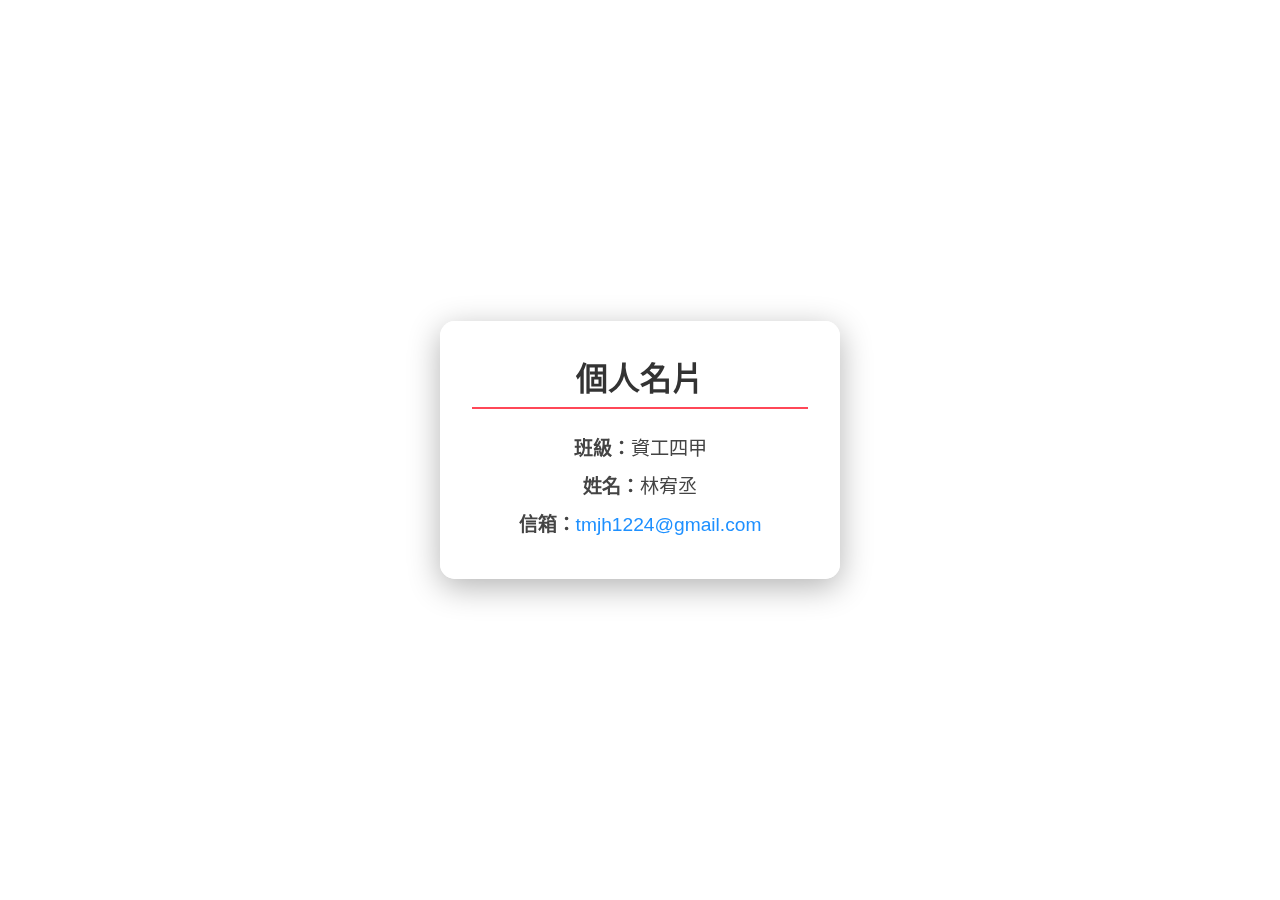
<file: index.html>
<!DOCTYPE html>
<html lang="zh-TW">
<head>
    <meta charset="UTF-8">
    <meta name="viewport" content="width=device-width, initial-scale=1.0">
    <title>林宥丞的個人名片</title>
    <link rel="stylesheet" href="color.css">
</head>
<body>
    <div class="video-container">
        <video autoplay muted loop playsinline id="bg-video">
            <source src="https://media.tenor.com/9Z5KH05YJroAAAPo/clara-dance-clara-shikanoko.mp4" type="video/mp4">
            您的瀏覽器不支援 HTML5 影片。
        </video>
    </div>

    <div class="profile-card">
        <h1>個人名片</h1>
        <div class="info">
            <p><strong>班級：</strong>資工四甲</p>
            <p><strong>姓名：</strong>林宥丞</p>
            <p><strong>信箱：</strong><a href="mailto:tmjh1224@gmail.com">tmjh1224@gmail.com</a></p>
        </div>
    </div>
</body>
</html>
</file>
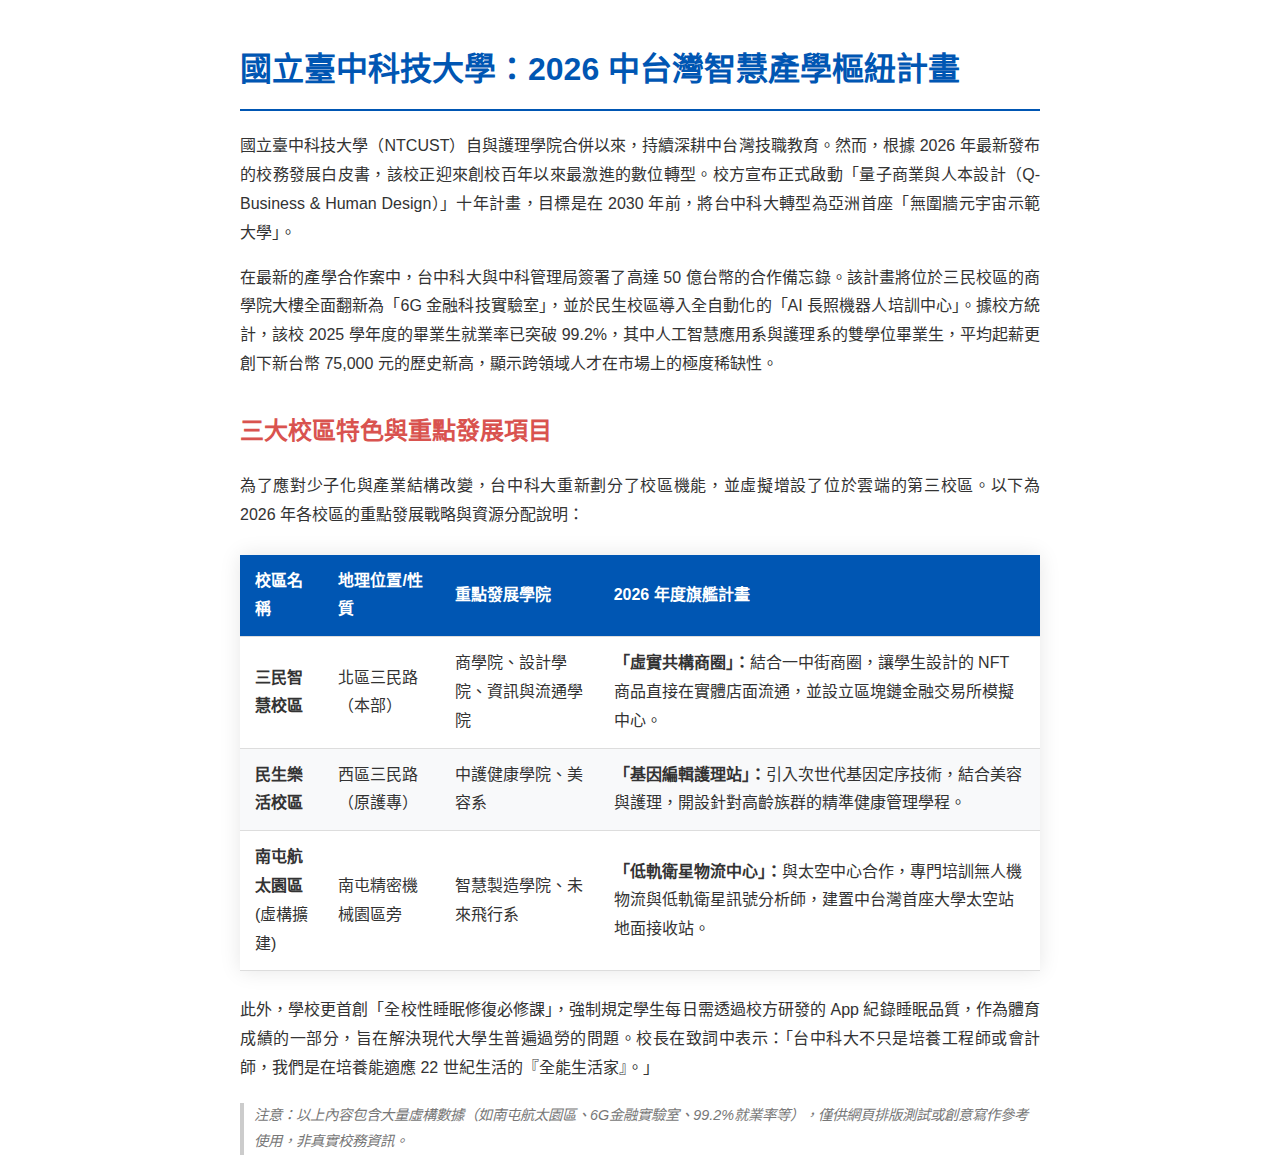
<file: CW/02/table_html.html>
<!DOCTYPE html>
<html lang="zh-TW">
<head>
    <meta charset="UTF-8">
    <meta name="viewport" content="width=device-width, initial-scale=1.0">
    <title>國立臺中科技大學 2026 年度創新發展報告（虛構資料）</title>
    <style>
        body {
            font-family: "Microsoft JhengHei", Arial, sans-serif;
            line-height: 1.8;
            color: #333;
            max-width: 800px;
            margin: 0 auto;
            padding: 20px;
        }
        h1 {
            color: #0056b3;
            border-bottom: 2px solid #0056b3;
            padding-bottom: 10px;
        }
        h2 {
            color: #d9534f;
            margin-top: 30px;
        }
        p {
            margin-bottom: 15px;
            text-align: justify;
        }
        table {
            width: 100%;
            border-collapse: collapse;
            margin: 25px 0;
            box-shadow: 0 0 20px rgba(0, 0, 0, 0.1);
        }
        th, td {
            padding: 12px 15px;
            text-align: left;
            border-bottom: 1px solid #ddd;
        }
        th {
            background-color: #0056b3;
            color: #ffffff;
            font-weight: bold;
        }
        tr:nth-child(even) {
            background-color: #f8f9fa;
        }
        tr:hover {
            background-color: #f1f1f1;
        }
        .note {
            font-size: 0.9em;
            color: #777;
            font-style: italic;
            border-left: 4px solid #ccc;
            padding-left: 10px;
            margin-top: 20px;
        }
    </style>
</head>
<body>

    <h1>國立臺中科技大學：2026 中台灣智慧產學樞紐計畫</h1>

    <p>
        國立臺中科技大學（NTCUST）自與護理學院合併以來，持續深耕中台灣技職教育。然而，根據 2026 年最新發布的校務發展白皮書，該校正迎來創校百年以來最激進的數位轉型。校方宣布正式啟動「量子商業與人本設計（Q-Business & Human Design）」十年計畫，目標是在 2030 年前，將台中科大轉型為亞洲首座「無圍牆元宇宙示範大學」。
    </p>

    <p>
        在最新的產學合作案中，台中科大與中科管理局簽署了高達 50 億台幣的合作備忘錄。該計畫將位於三民校區的商學院大樓全面翻新為「6G 金融科技實驗室」，並於民生校區導入全自動化的「AI 長照機器人培訓中心」。據校方統計，該校 2025 學年度的畢業生就業率已突破 99.2%，其中人工智慧應用系與護理系的雙學位畢業生，平均起薪更創下新台幣 75,000 元的歷史新高，顯示跨領域人才在市場上的極度稀缺性。
    </p>

    <h2>三大校區特色與重點發展項目</h2>
    <p>
        為了應對少子化與產業結構改變，台中科大重新劃分了校區機能，並虛擬增設了位於雲端的第三校區。以下為 2026 年各校區的重點發展戰略與資源分配說明：
    </p>

    <table>
        <thead>
            <tr>
                <th>校區名稱</th>
                <th>地理位置/性質</th>
                <th>重點發展學院</th>
                <th>2026 年度旗艦計畫</th>
            </tr>
        </thead>
        <tbody>
            <tr>
                <td><strong>三民智慧校區</strong></td>
                <td>北區三民路（本部）</td>
                <td>商學院、設計學院、資訊與流通學院</td>
                <td><strong>「虛實共構商圈」：</strong>結合一中街商圈，讓學生設計的 NFT 商品直接在實體店面流通，並設立區塊鏈金融交易所模擬中心。</td>
            </tr>
            <tr>
                <td><strong>民生樂活校區</strong></td>
                <td>西區三民路（原護專）</td>
                <td>中護健康學院、美容系</td>
                <td><strong>「基因編輯護理站」：</strong>引入次世代基因定序技術，結合美容與護理，開設針對高齡族群的精準健康管理學程。</td>
            </tr>
            <tr>
                <td><strong>南屯航太園區</strong><br>(虛構擴建)</td>
                <td>南屯精密機械園區旁</td>
                <td>智慧製造學院、未來飛行系</td>
                <td><strong>「低軌衛星物流中心」：</strong>與太空中心合作，專門培訓無人機物流與低軌衛星訊號分析師，建置中台灣首座大學太空站地面接收站。</td>
            </tr>
        </tbody>
    </table>

    <p>
        此外，學校更首創「全校性睡眠修復必修課」，強制規定學生每日需透過校方研發的 App 紀錄睡眠品質，作為體育成績的一部分，旨在解決現代大學生普遍過勞的問題。校長在致詞中表示：「台中科大不只是培養工程師或會計師，我們是在培養能適應 22 世紀生活的『全能生活家』。」
    </p>

    <div class="note">
        注意：以上內容包含大量虛構數據（如南屯航太園區、6G金融實驗室、99.2%就業率等），僅供網頁排版測試或創意寫作參考使用，非真實校務資訊。
    </div>

</body>
</html>
</file>
<file: color.css>
/* 基本設定 */
* {
    margin: 0;
    padding: 0;
    box-sizing: border-box;
}

body, html {
    height: 100%;
    font-family: "Microsoft JhengHei", sans-serif;
    overflow: hidden; /* 防止出現捲軸 */
}

/* 影片容器：撐滿全螢幕並固定在底層 */
.video-container {
    position: fixed;
    top: 0;
    left: 0;
    width: 100%;
    height: 100%;
    z-index: -1;
    overflow: hidden;
}

#bg-video {
    width: 100%;
    height: 100%;
    object-fit: cover; /* 自動調整大小並填滿，不變形 */
}

/* 名片卡片樣式 */
.profile-card {
    position: relative;
    top: 50%;
    left: 50%;
    transform: translate(-50%, -50%);
    background: rgba(255, 255, 255, 0.85); /* 半透明白色背景 */
    padding: 2rem;
    border-radius: 15px;
    box-shadow: 0 8px 32px rgba(0, 0, 0, 0.3);
    text-align: center;
    max-width: 400px;
    width: 90%;
}

h1 {
    color: #333;
    margin-bottom: 1.5rem;
    border-bottom: 2px solid #ff4757;
    padding-bottom: 0.5rem;
}

.info p {
    font-size: 1.2rem;
    margin: 10px 0;
    color: #444;
}

a {
    color: #1e90ff;
    text-decoration: none;
}
</file>
